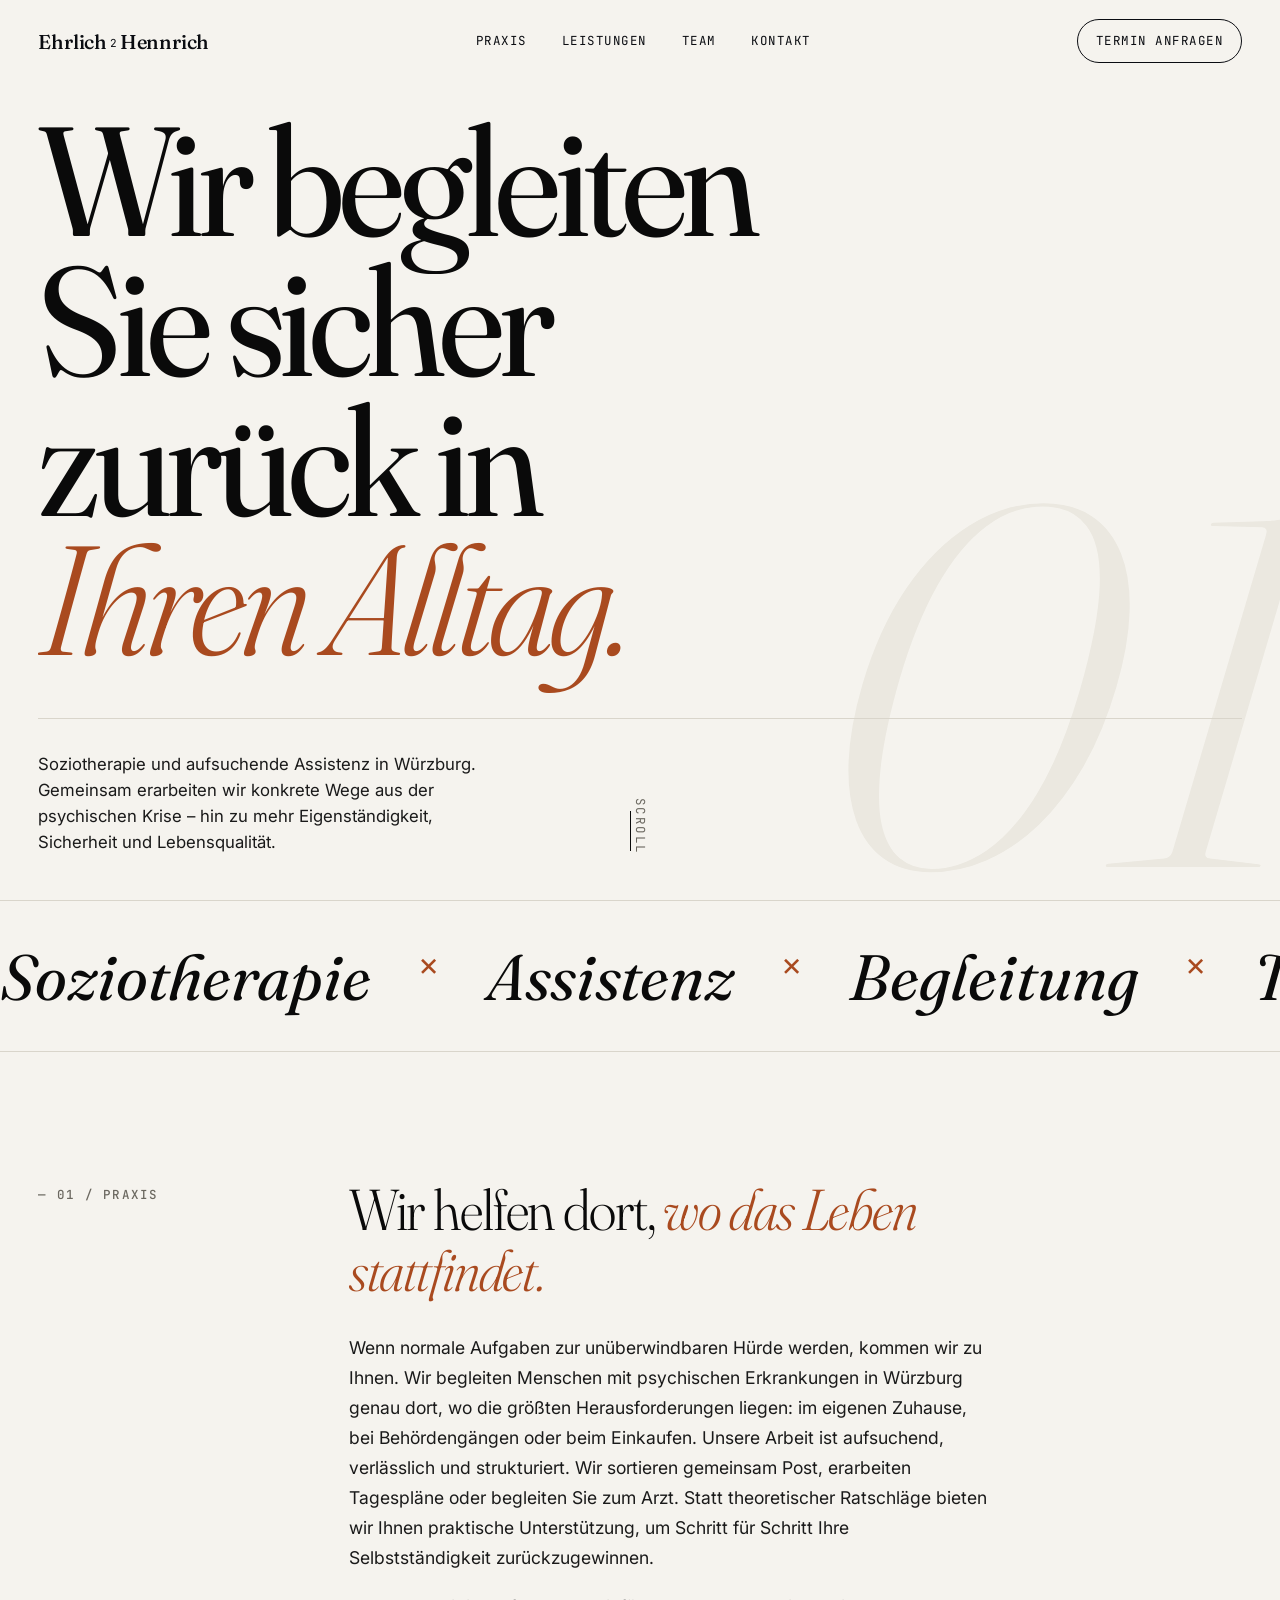
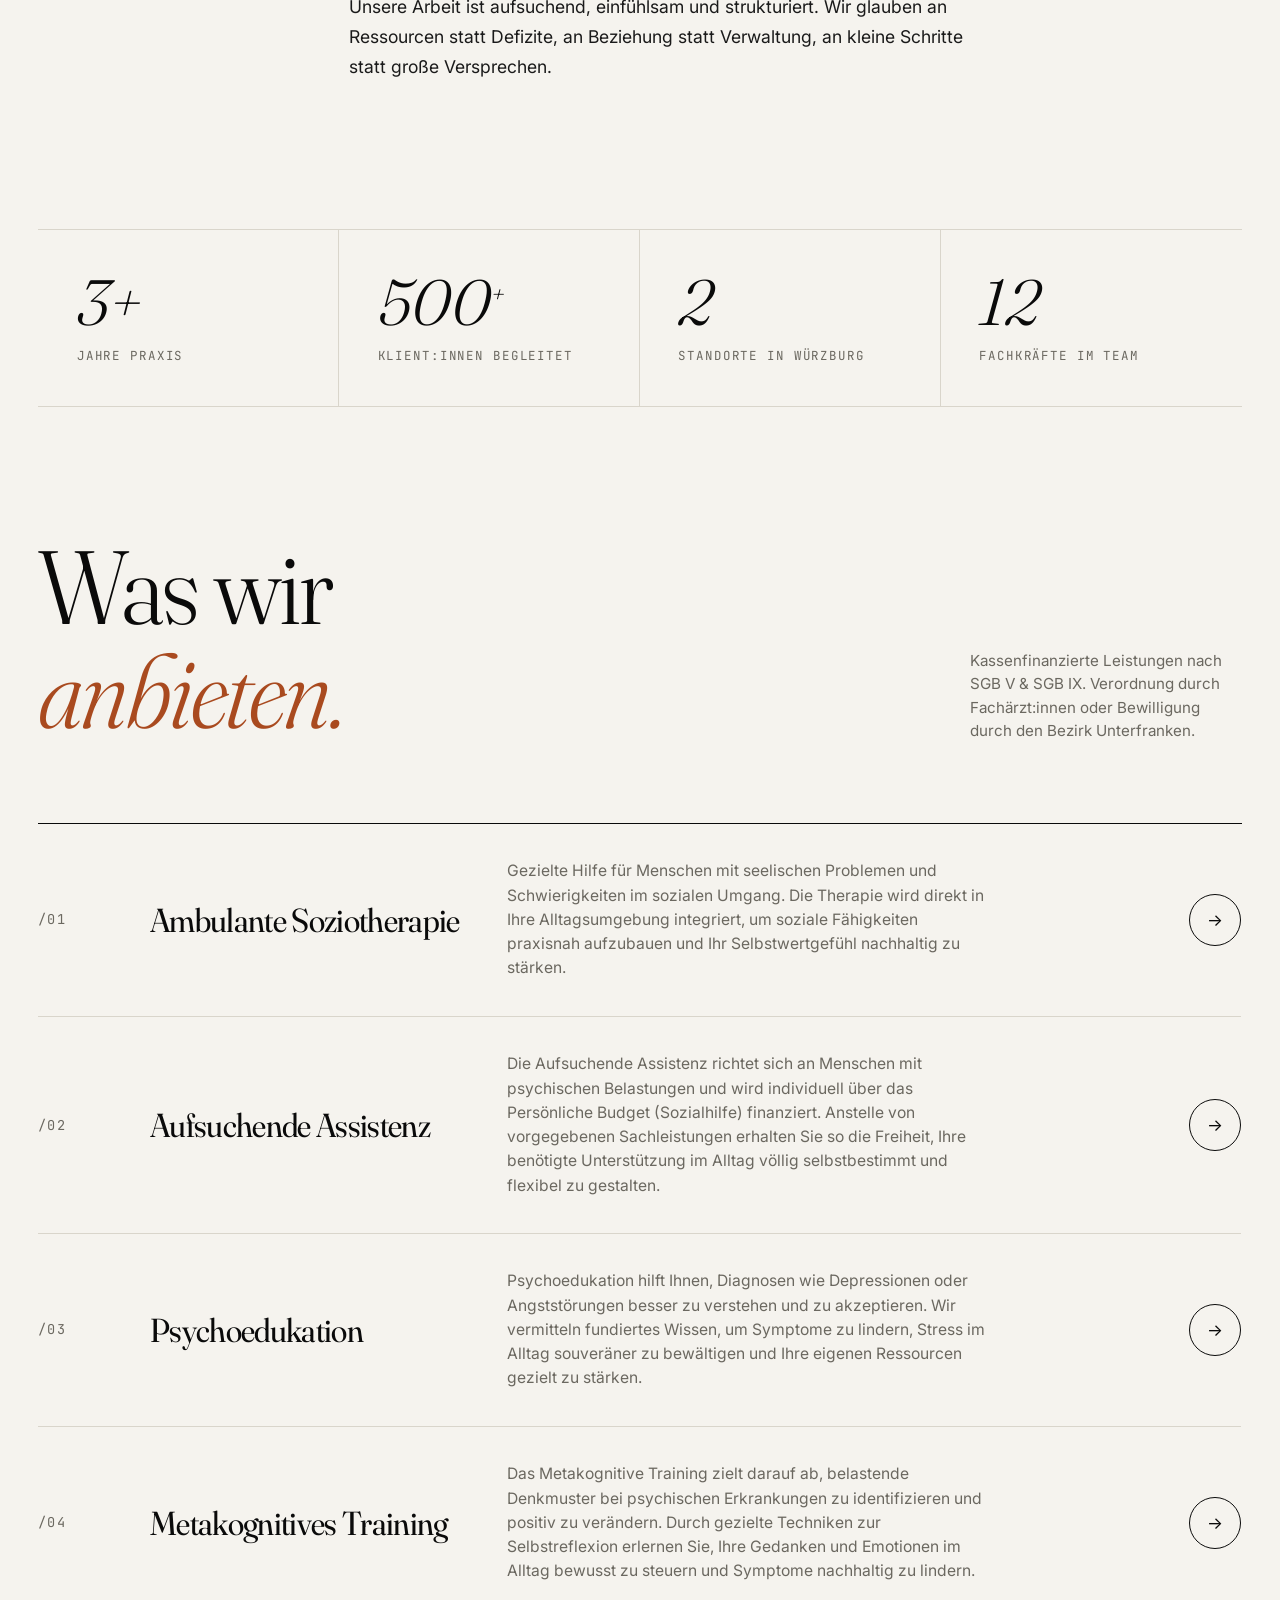
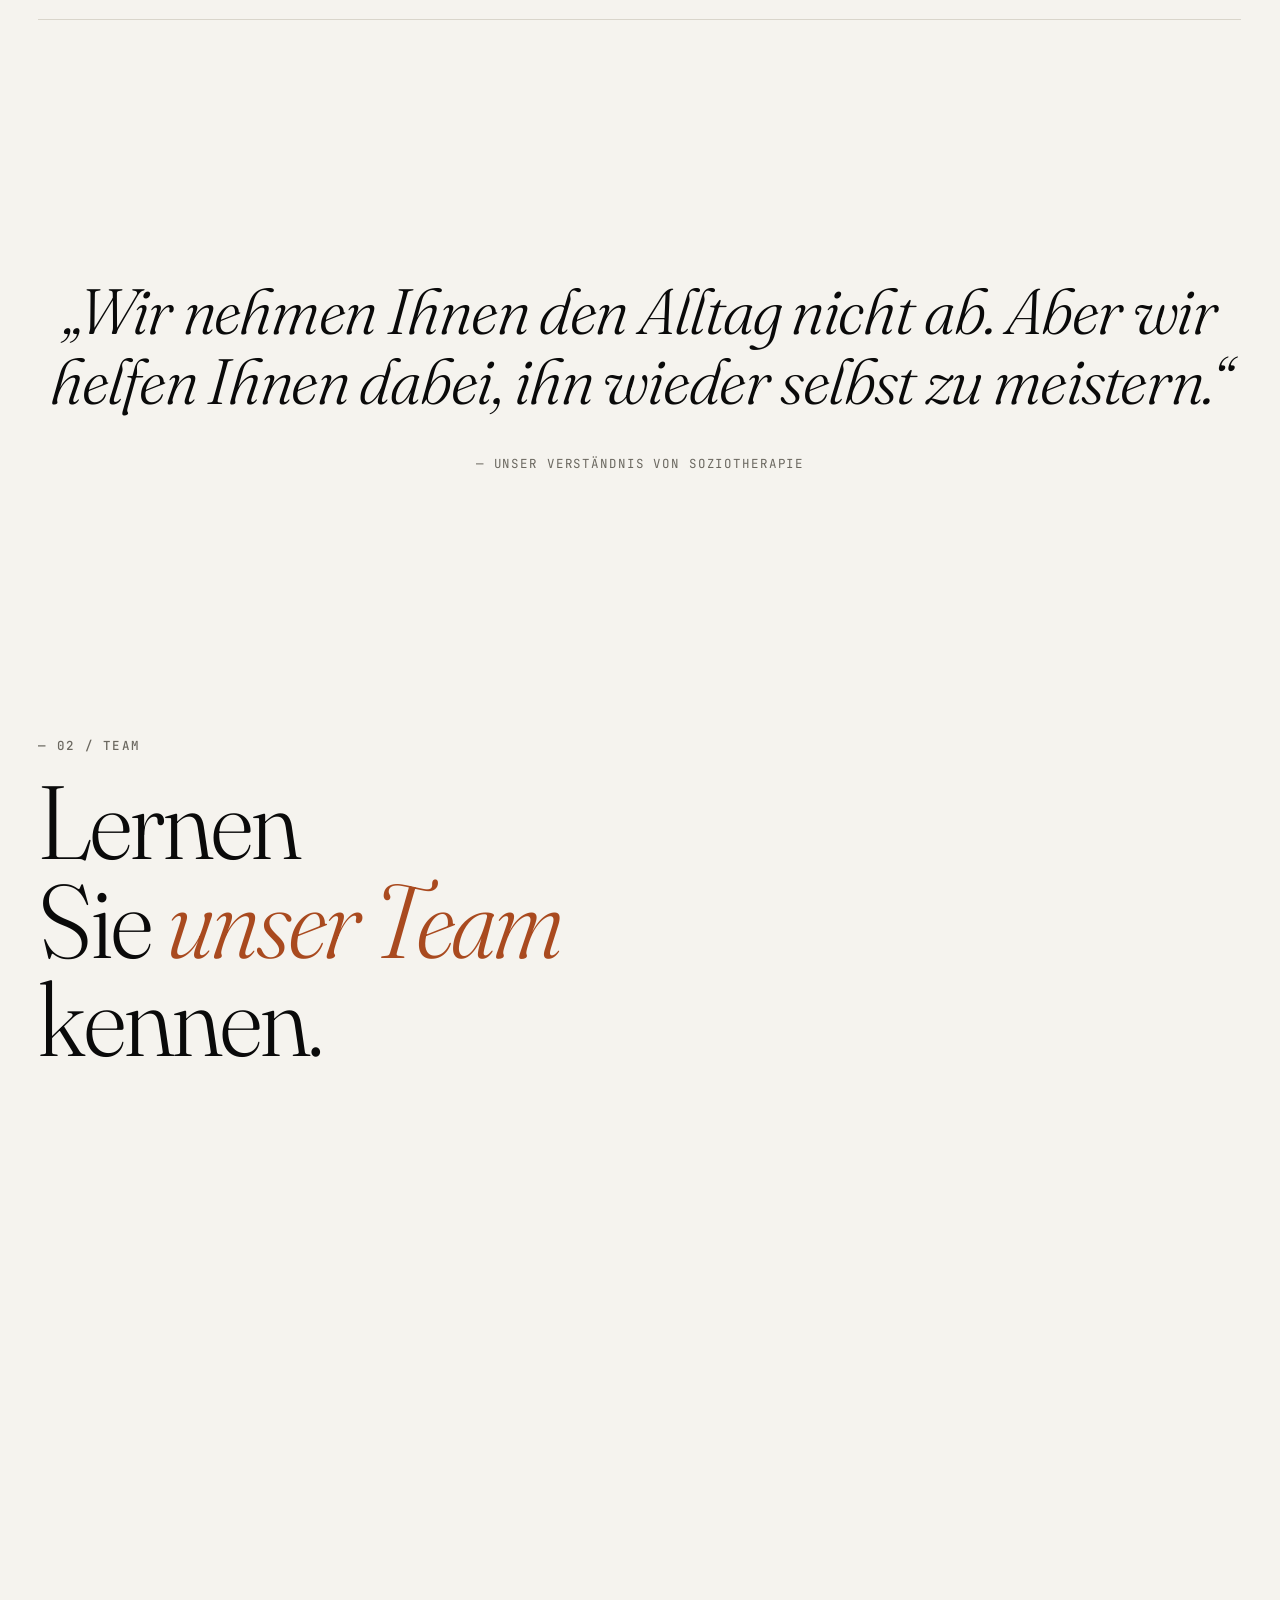
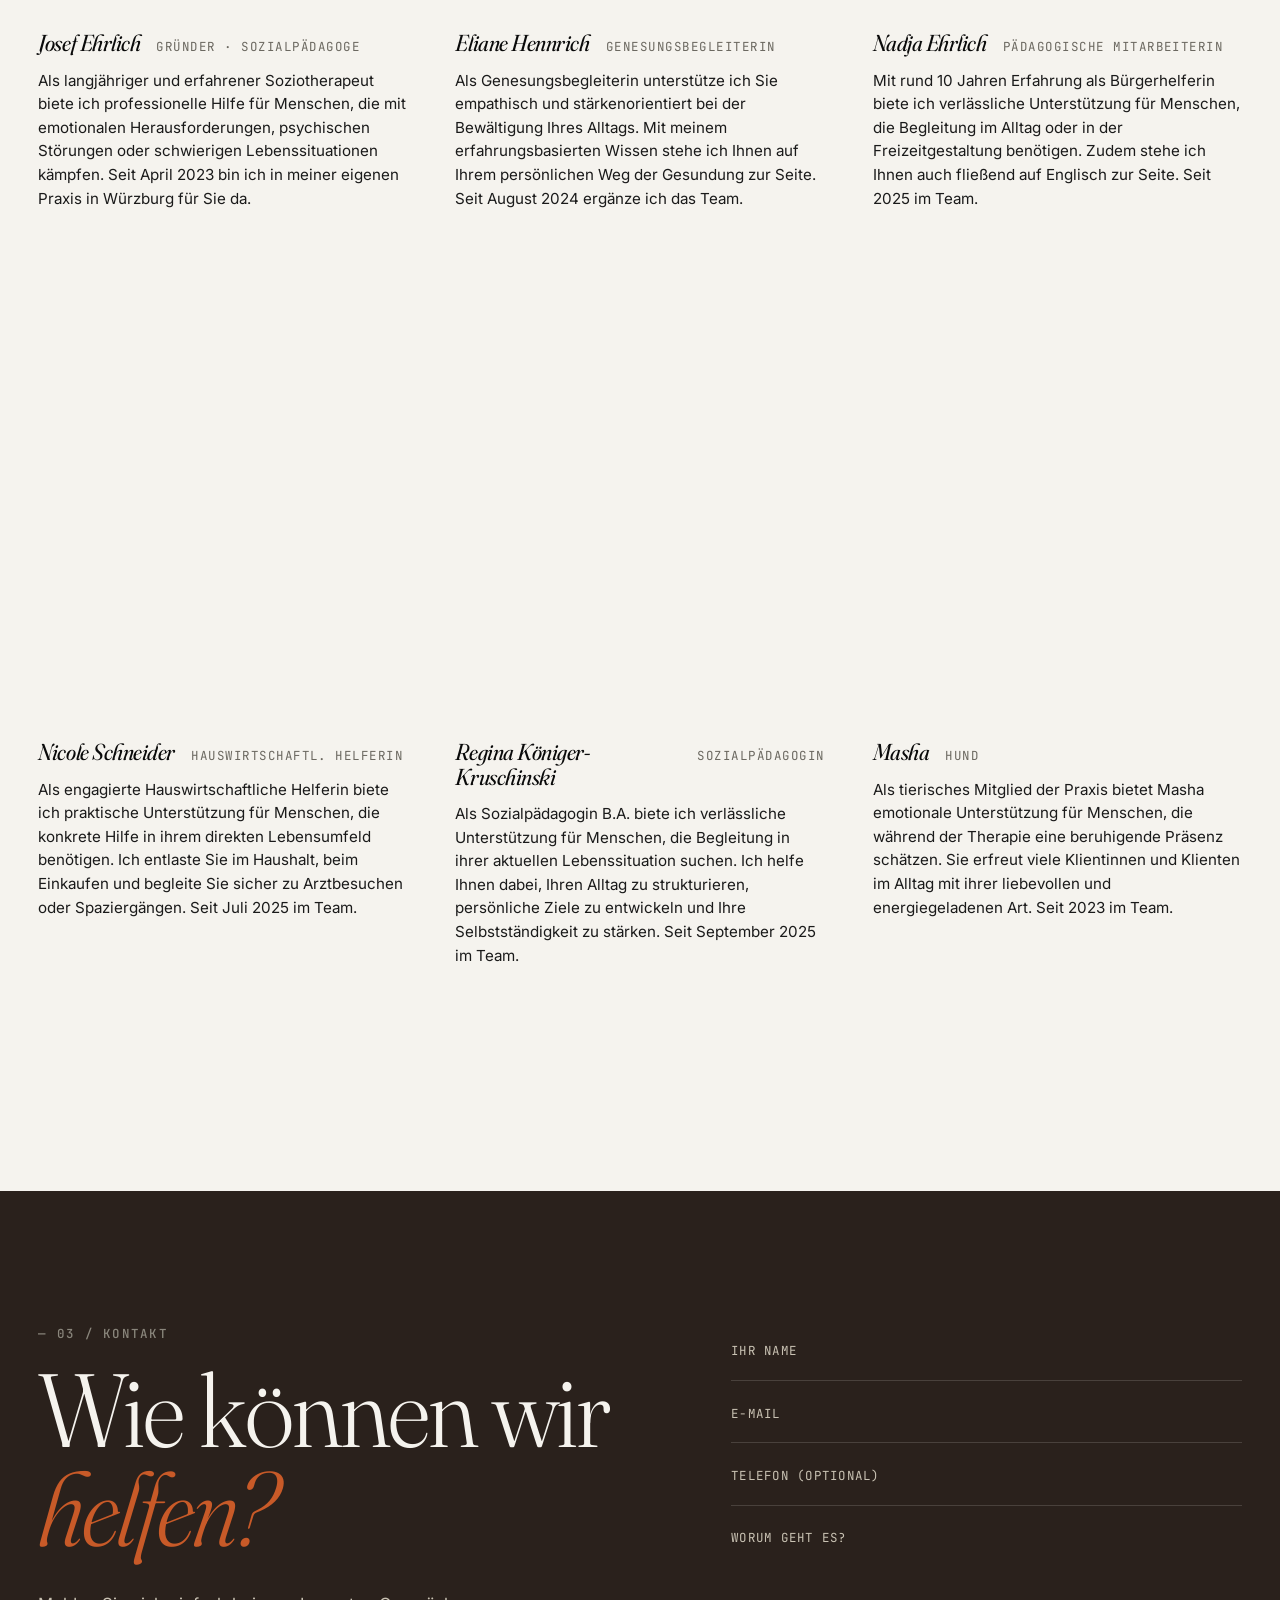
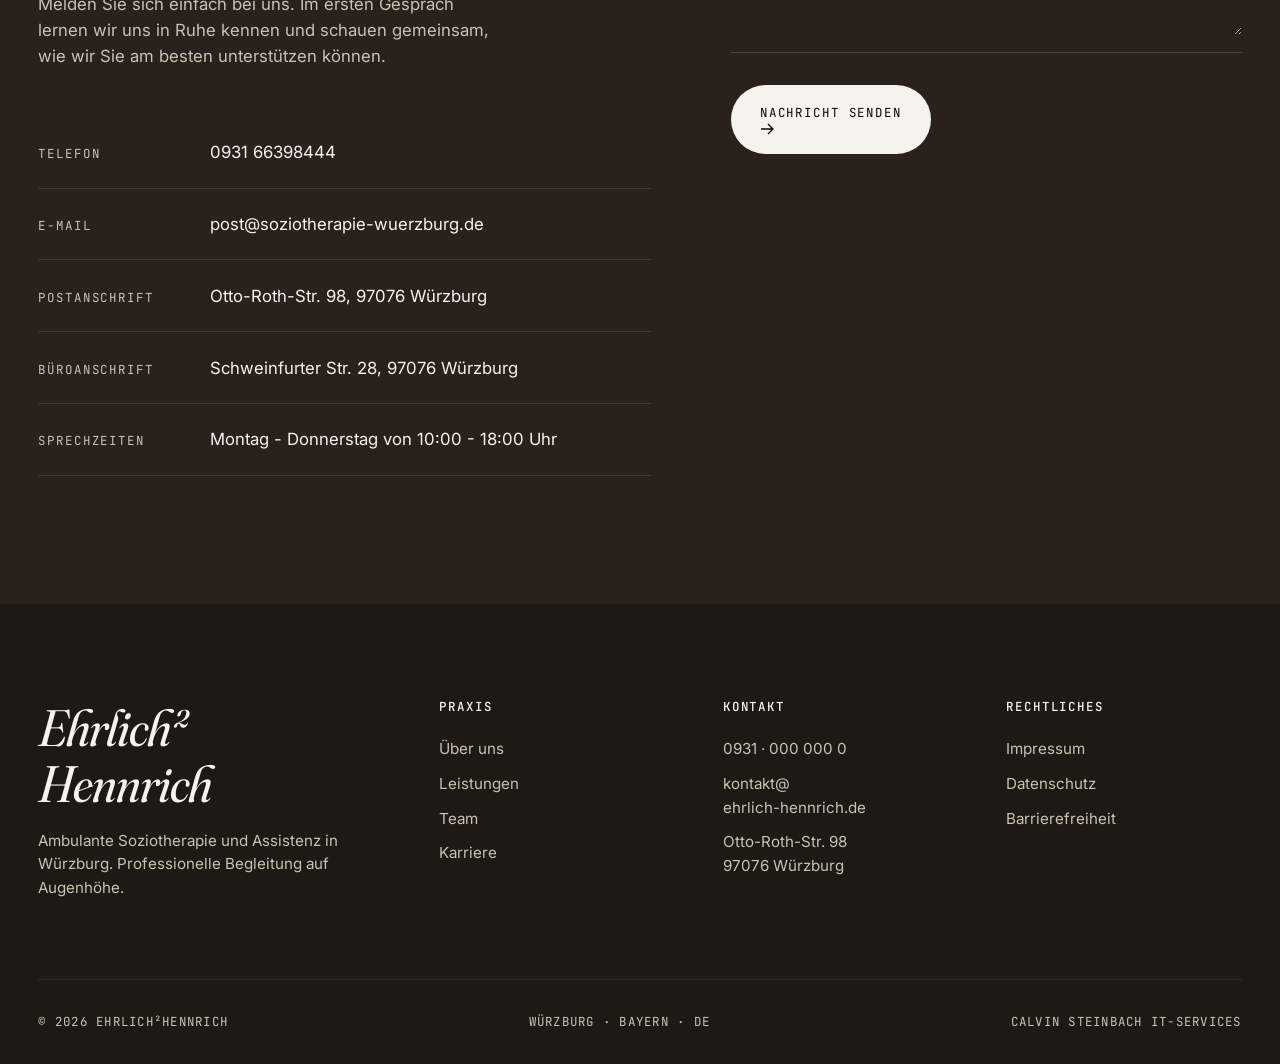
<file: index.html>
<!doctype html>
<html lang="de">

<head>
  <meta charset="UTF-8" />
  <meta name="viewport" content="width=device-width,initial-scale=1" />
  <title>Soziotherapie Würzburg</title>
  <meta name="description"
    content="Ambulante Soziotherapie und aufsuchende Assistenz in Würzburg. Einfühlsame Begleitung für Menschen mit psychischen Erkrankungen." />
  <meta name="theme-color" content="#0a0a0a" />
  <link rel="preconnect" href="https://fonts.googleapis.com" />
  <link rel="preconnect" href="https://fonts.gstatic.com" crossorigin />
  <link
    href="https://fonts.googleapis.com/css2?family=Fraunces:ital,opsz,wght@0,9..144,300;0,9..144,400;1,9..144,300;1,9..144,400&family=Inter:wght@400;500;600&family=JetBrains+Mono:wght@400;500&display=swap"
    rel="stylesheet" />
  <link rel="stylesheet" href="assets/css/main.css" />
</head>

<body>
  <!-- HEADER -->
  <header id="header">
    <nav class="nav-inner" aria-label="Hauptnavigation">
      <a href="#top" class="logo">Ehrlich<sup>2</sup>Hennrich</a>
      <ul class="nav-links" id="navLinks">
        <li><a href="#about">Praxis</a></li>
        <li><a href="#services">Leistungen</a></li>
        <li><a href="#team">Team</a></li>
        <li><a href="#contact">Kontakt</a></li>
      </ul>
      <a href="#contact" class="nav-cta magnetic">Termin anfragen</a>
      <button class="burger" id="burger" aria-label="Menü" aria-expanded="false">
        <span></span><span></span><span></span>
      </button>
    </nav>
  </header>

  <!-- HERO -->
  <section class="hero" id="top">
    <div class="hero-bg-num" aria-hidden="true">01</div>
    <div class="container">
      <div class="hero-meta">

        <p class="loc">
          Ambulante Soziotherapie &nbsp;/&nbsp; Aufsuchende Assistenz
          &nbsp;/&nbsp; Begleitung im Alltag
        </p>
      </div>

      <h1>
        <span class="reveal-line"><span>Wir begleiten</span></span>
        <span class="reveal-line"><span>Sie sicher</span></span>
        <span class="reveal-line"><span>zurück in</span></span>
        <span class="reveal-line"><span><em>Ihren Alltag.</em></span></span>
      </h1>

      <div class="hero-foot">
        <p class="lead fade-up">
          Soziotherapie und aufsuchende Assistenz in Würzburg. Gemeinsam erarbeiten wir konkrete Wege aus der
          psychischen Krise – hin zu mehr Eigenständigkeit, Sicherheit und Lebensqualität. </p>
        <span class="scroll-hint">Scroll</span>
        <div style="justify-self: end" class="fade-up">
          <a href="#contact" class="btn btn-primary magnetic">
            Erstgespräch
            <svg class="arrow" viewBox="0 0 14 14" fill="none" stroke="currentColor" stroke-width="1.3">
              <path d="M1 7h12M8 2l5 5-5 5" />
            </svg>
          </a>
        </div>
      </div>
    </div>
  </section>

  <!-- MARQUEE -->
  <div class="marquee" aria-hidden="true">
    <div class="marquee-track">
      <span>Soziotherapie <span class="sep">✕</span> Assistenz
        <span class="sep">✕</span> Begleitung
        <span class="sep">✕</span> Teilhabe <span class="sep">✕</span> Würde
        <span class="sep">✕</span></span>
      <span>Soziotherapie <span class="sep">✕</span> Assistenz
        <span class="sep">✕</span> Begleitung
        <span class="sep">✕</span> Teilhabe <span class="sep">✕</span> Würde
        <span class="sep">✕</span></span>
    </div>
  </div>

  <!-- INTRO -->
  <section id="about">
    <div class="container intro">
      <div class="eyebrow-col">
        <span class="eyebrow">— 01 / Praxis</span>
      </div>
      <div class="text-col">
        <h2 class="fade-up">
          Wir helfen dort, <em> wo das Leben stattfindet.</em>
        </h2>
        <div class="body">
          <p class="fade-up">
            Wenn normale Aufgaben zur unüberwindbaren Hürde werden, kommen wir zu Ihnen. Wir begleiten Menschen mit
            psychischen Erkrankungen in Würzburg genau dort, wo die größten Herausforderungen liegen: im eigenen
            Zuhause, bei Behördengängen oder beim Einkaufen.
            Unsere Arbeit ist aufsuchend, verlässlich und strukturiert. Wir sortieren gemeinsam Post, erarbeiten
            Tagespläne oder begleiten Sie zum Arzt. Statt theoretischer Ratschläge bieten wir Ihnen praktische
            Unterstützung, um Schritt für Schritt Ihre Selbstständigkeit zurückzugewinnen.
          </p>
          <p class="fade-up">
            Unsere Arbeit ist aufsuchend, einfühlsam und strukturiert. Wir
            glauben an Ressourcen statt Defizite, an Beziehung statt
            Verwaltung, an kleine Schritte statt große Versprechen.
          </p>
        </div>
      </div>
    </div>
  </section>

  <!-- STATS -->
  <div class="container">
    <div class="stats">
      <div class="stat fade-up">
        <div class="n">3+</div>
        <div class="l">Jahre Praxis</div>
      </div>
      <div class="stat fade-up">
        <div class="n">500<sup style="font-size: 0.4em">+</sup></div>
        <div class="l">Klient:innen begleitet</div>
      </div>
      <div class="stat fade-up">
        <div class="n">2</div>
        <div class="l">Standorte in Würzburg</div>
      </div>
      <div class="stat fade-up">
        <div class="n">12</div>
        <div class="l">Fachkräfte im Team</div>
      </div>
    </div>
  </div>

  <!-- SERVICES -->
  <section id="services">
    <div class="container">
      <div class="services-head">
        <h2 class="fade-up">
          Was wir<br /><em style="font-style: italic; color: var(--accent)">anbieten.</em>
        </h2>
        <p class="meta fade-up">
          Kassenfinanzierte Leistungen nach SGB V &amp; SGB IX. Verordnung
          durch Fachärzt:innen oder Bewilligung durch den Bezirk Unterfranken.
        </p>
      </div>

      <div class="services-list" data-stagger>
        <a href="#contact" class="service">
          <span class="num">/01</span>
          <h3>Ambulante Soziotherapie</h3>
          <p>
            Gezielte Hilfe für Menschen mit seelischen Problemen und Schwierigkeiten im sozialen Umgang. Die Therapie
            wird direkt in Ihre Alltagsumgebung integriert, um soziale Fähigkeiten praxisnah aufzubauen und Ihr
            Selbstwertgefühl nachhaltig zu stärken.
          </p>
          <span class="arrow-c">→</span>
        </a>
        <a href="#contact" class="service">
          <span class="num">/02</span>
          <h3>Aufsuchende Assistenz</h3>
          <p>
            Die Aufsuchende Assistenz richtet sich an Menschen mit psychischen Belastungen und wird individuell über das
            Persönliche Budget (Sozialhilfe) finanziert. Anstelle von vorgegebenen Sachleistungen erhalten Sie so die
            Freiheit, Ihre benötigte Unterstützung im Alltag völlig selbstbestimmt und flexibel zu gestalten.
          </p>
          <span class="arrow-c">→</span>
        </a>
        <a href="#contact" class="service">
          <span class="num">/03</span>
          <h3>Psychoedukation</h3>
          <p>
            Psychoedukation hilft Ihnen, Diagnosen wie Depressionen oder Angststörungen besser zu verstehen und zu
            akzeptieren. Wir vermitteln fundiertes Wissen, um Symptome zu lindern, Stress im Alltag souveräner zu
            bewältigen und Ihre eigenen Ressourcen gezielt zu stärken.
          </p>
          <span class="arrow-c">→</span>
        </a>
        <a href="#contact" class="service">
          <span class="num">/04</span>
          <h3>Metakognitives Training</h3>
          <p>
            Das Metakognitive Training zielt darauf ab, belastende Denkmuster bei psychischen Erkrankungen zu
            identifizieren und positiv zu verändern. Durch gezielte Techniken zur Selbstreflexion erlernen Sie, Ihre
            Gedanken und Emotionen im Alltag bewusst zu steuern und Symptome nachhaltig zu lindern.
          </p>
          <span class="arrow-c">→</span>
        </a>
      </div>
    </div>
  </section>


  <!-- QUOTE -->
  <section>
    <div class="container">
      <div class="quote fade-up">
        <p>
          „Wir nehmen Ihnen den Alltag nicht ab. Aber wir helfen Ihnen dabei, ihn wieder selbst zu meistern.“
        </p>
        <span class="by">— Unser Verständnis von Soziotherapie</span>
      </div>
    </div>
  </section>

  <!-- TEAM -->
  <section id="team">
    <div class="container">
      <div class="team-head">
        <span class="eyebrow">— 02 / Team</span>
        <h2 class="fade-up" style="margin-top: 1rem">
          Lernen<br />Sie <em>unser Team</em><br />kennen.
        </h2>
      </div>

      <div class="team-grid">
        <article class="member">
          <div class="media is-4x5 mask-in">
            <div class="ph">Portrait · Josef Ehrlich</div>
          </div>
          <div class="info">
            <h3>Josef Ehrlich</h3>
            <span class="role">Gründer · Sozialpädagoge</span>
          </div>
          <p class="bio">
            Als langjähriger und erfahrener Soziotherapeut biete ich professionelle Hilfe für Menschen, die mit
            emotionalen Herausforderungen, psychischen Störungen oder schwierigen Lebenssituationen kämpfen. Seit April
            2023 bin ich in meiner eigenen Praxis in Würzburg für Sie da.
          </p>
        </article>

        <article class="member">
          <div class="media is-4x5 mask-in">
            <div class="ph">Portrait · Eliane Hennrich</div>
          </div>
          <div class="info">
            <h3>Eliane Hennrich</h3>
            <span class="role">Genesungsbegleiterin</span>
          </div>
          <p class="bio">
            Als Genesungsbegleiterin unterstütze ich Sie empathisch und stärkenorientiert bei der Bewältigung Ihres
            Alltags. Mit meinem erfahrungsbasierten Wissen stehe ich Ihnen auf Ihrem persönlichen Weg der Gesundung zur
            Seite. Seit August 2024 ergänze ich das Team.
          </p>
        </article>

        <article class="member">
          <div class="media is-4x5 mask-in">
            <div class="ph">Portrait · Nadja Ehrlich</div>
          </div>
          <div class="info">
            <h3>Nadja Ehrlich</h3>
            <span class="role">Pädagogische Mitarbeiterin</span>
          </div>
          <p class="bio">
            Mit rund 10 Jahren Erfahrung als Bürgerhelferin biete ich verlässliche Unterstützung für Menschen, die
            Begleitung im Alltag oder in der Freizeitgestaltung benötigen. Zudem stehe ich Ihnen auch fließend auf
            Englisch zur Seite. Seit 2025 im Team.
          </p>
        </article>

        <article class="member">
          <div class="media is-4x5 mask-in">
            <div class="ph">Portrait · Nicole Schneider</div>
          </div>
          <div class="info">
            <h3>Nicole Schneider</h3>
            <span class="role">Hauswirtschaftl. Helferin</span>
          </div>
          <p class="bio">
            Als engagierte Hauswirtschaftliche Helferin biete ich praktische Unterstützung für Menschen, die konkrete
            Hilfe in ihrem
            direkten Lebensumfeld benötigen. Ich entlaste Sie im Haushalt, beim Einkaufen und begleite Sie sicher zu
            Arztbesuchen oder Spaziergängen. Seit Juli 2025 im Team.
          </p>
        </article>

        <article class="member">
          <div class="media is-4x5 mask-in">
            <div class="ph">Portrait · Regina K.-K.</div>
          </div>
          <div class="info">
            <h3>Regina Königer-Kruschinski</h3>
            <span class="role">Sozialpädagogin</span>
          </div>
          <p class="bio">
            Als Sozialpädagogin B.A. biete ich verlässliche Unterstützung für Menschen, die Begleitung in ihrer
            aktuellen Lebenssituation suchen. Ich helfe Ihnen dabei, Ihren Alltag zu strukturieren, persönliche Ziele zu
            entwickeln und Ihre Selbstständigkeit zu stärken. Seit September 2025 im Team.
          </p>
        </article>

        <article class="member">
          <div class="media is-4x5 mask-in">
            <div class="ph">🐾 Masha</div>
          </div>
          <div class="info">
            <h3>Masha</h3>
            <span class="role">Hund</span>
          </div>
          <p class="bio">
            Als tierisches Mitglied der Praxis bietet Masha emotionale Unterstützung für Menschen, die während der
            Therapie eine beruhigende Präsenz schätzen. Sie erfreut viele Klientinnen und Klienten im Alltag mit ihrer
            liebevollen und energiegeladenen Art. Seit 2023 im Team. </p>
        </article>
      </div>
  </section>

  <!-- CONTACT -->
  <section class="contact" id="contact">
    <div class="container">
      <div>
        <span class="eyebrow" style="color: #8a867c">— 03 / Kontakt</span>
        <h2 style="margin-top: 1rem">
          Wie können wir<br /><em>helfen?</em>
        </h2>
        <p class="lead">
          Melden Sie sich einfach bei uns. Im ersten Gespräch lernen wir uns in Ruhe kennen und schauen gemeinsam, wie
          wir Sie am besten unterstützen können.
        </p>

        <ul class="contact-info">
          <li>
            <span class="k">Telefon</span><a class="v" href="tel:+4993166398444">0931 66398444</a>
          </li>
          <li>
            <span class="k">E-Mail</span><a class="v"
              href="mailto:kontakt@ehrlich-hennrich.de">post@soziotherapie-wuerzburg.de</a>
          </li>
          <li>
            <span class="k">Postanschrift</span><span class="v">Otto-Roth-Str. 98, 97076 Würzburg</span>
          </li>
          <li>
            <span class="k">Büroanschrift</span>
            <span class="v">Schweinfurter Str. 28, 97076 Würzburg</span>
          </li>
          <li>
            <span class="k">Sprechzeiten</span><span class="v">Montag - Donnerstag von 10:00 - 18:00 Uhr </span>
          </li>
        </ul>
      </div>

      <form id="contactForm" novalidate>
        <div class="field">
          <label for="n">Ihr Name</label><input id="n" type="text" required />
        </div>
        <div class="field">
          <label for="e">E-Mail</label><input id="e" type="email" required />
        </div>
        <div class="field">
          <label for="t">Telefon (optional)</label><input id="t" type="tel" />
        </div>
        <div class="field">
          <label for="m">Worum geht es?</label><textarea id="m" rows="4" required></textarea>
        </div>
        <button type="submit" class="btn btn-primary magnetic">
          Nachricht senden
          <svg class="arrow" viewBox="0 0 14 14" fill="none" stroke="currentColor" stroke-width="1.3">
            <path d="M1 7h12M8 2l5 5-5 5" />
          </svg>
        </button>
      </form>
    </div>
  </section>
  <footer>
    <div class="footer-grid">
      <div class="footer-brand">
        <h3>Ehrlich²<br />Hennrich</h3>
        <p>
          Ambulante Soziotherapie und Assistenz in Würzburg. Professionelle Begleitung auf Augenhöhe.
        </p>
      </div>

      <div>
        <h4>Praxis</h4>
        <ul>
          <li><a href="#about">Über uns</a></li>
          <li><a href="#services">Leistungen</a></li>
          <li><a href="#team">Team</a></li>
          <li><a href="pages/karriere.html">Karriere</a></li>
        </ul>
      </div>

      <div>
        <h4>Kontakt</h4>
        <ul>
          <li><a href="tel:+4993100000000">0931 · 000 000 0</a></li>
          <li>
            <a href="mailto:kontakt@ehrlich-hennrich.de">kontakt@<br />ehrlich-hennrich.de</a>
          </li>
          <li>Otto-Roth-Str. 98<br />97076 Würzburg</li>
        </ul>
      </div>

      <div>
        <h4>Rechtliches</h4>
        <ul>
          <li><a href="pages/impressum.html">Impressum</a></li>
          <li><a href="pages/datenschutz.html">Datenschutz</a></li>
          <li><a href="#">Barrierefreiheit</a></li>
        </ul>
      </div>
    </div>

    <div class="footer-bottom">
      <span>© 2026 Ehrlich²Hennrich</span>
      <span>Würzburg · Bayern · DE</span>
      <span>Calvin Steinbach IT-Services</span>
    </div>
  </footer>

  <script type="module" src="assets/js/main.js"></script>
</body>

</html>
</file>
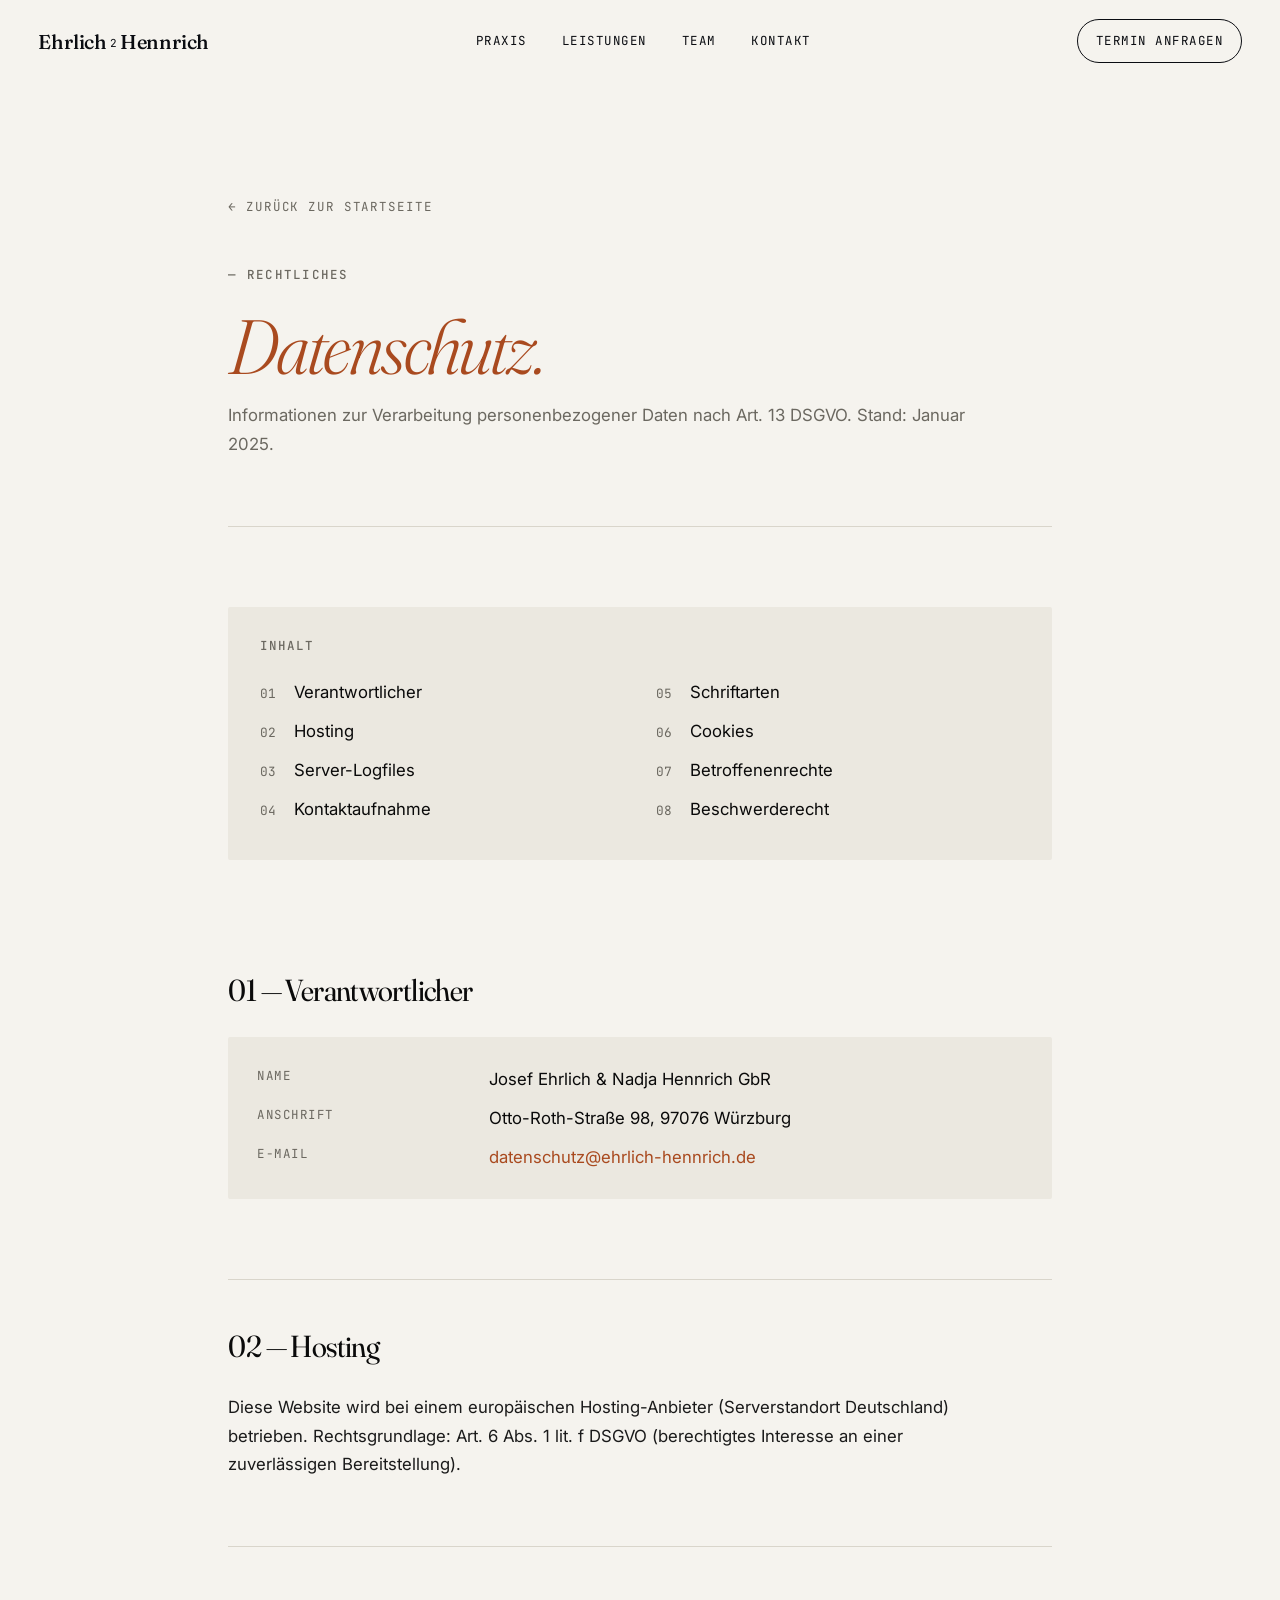
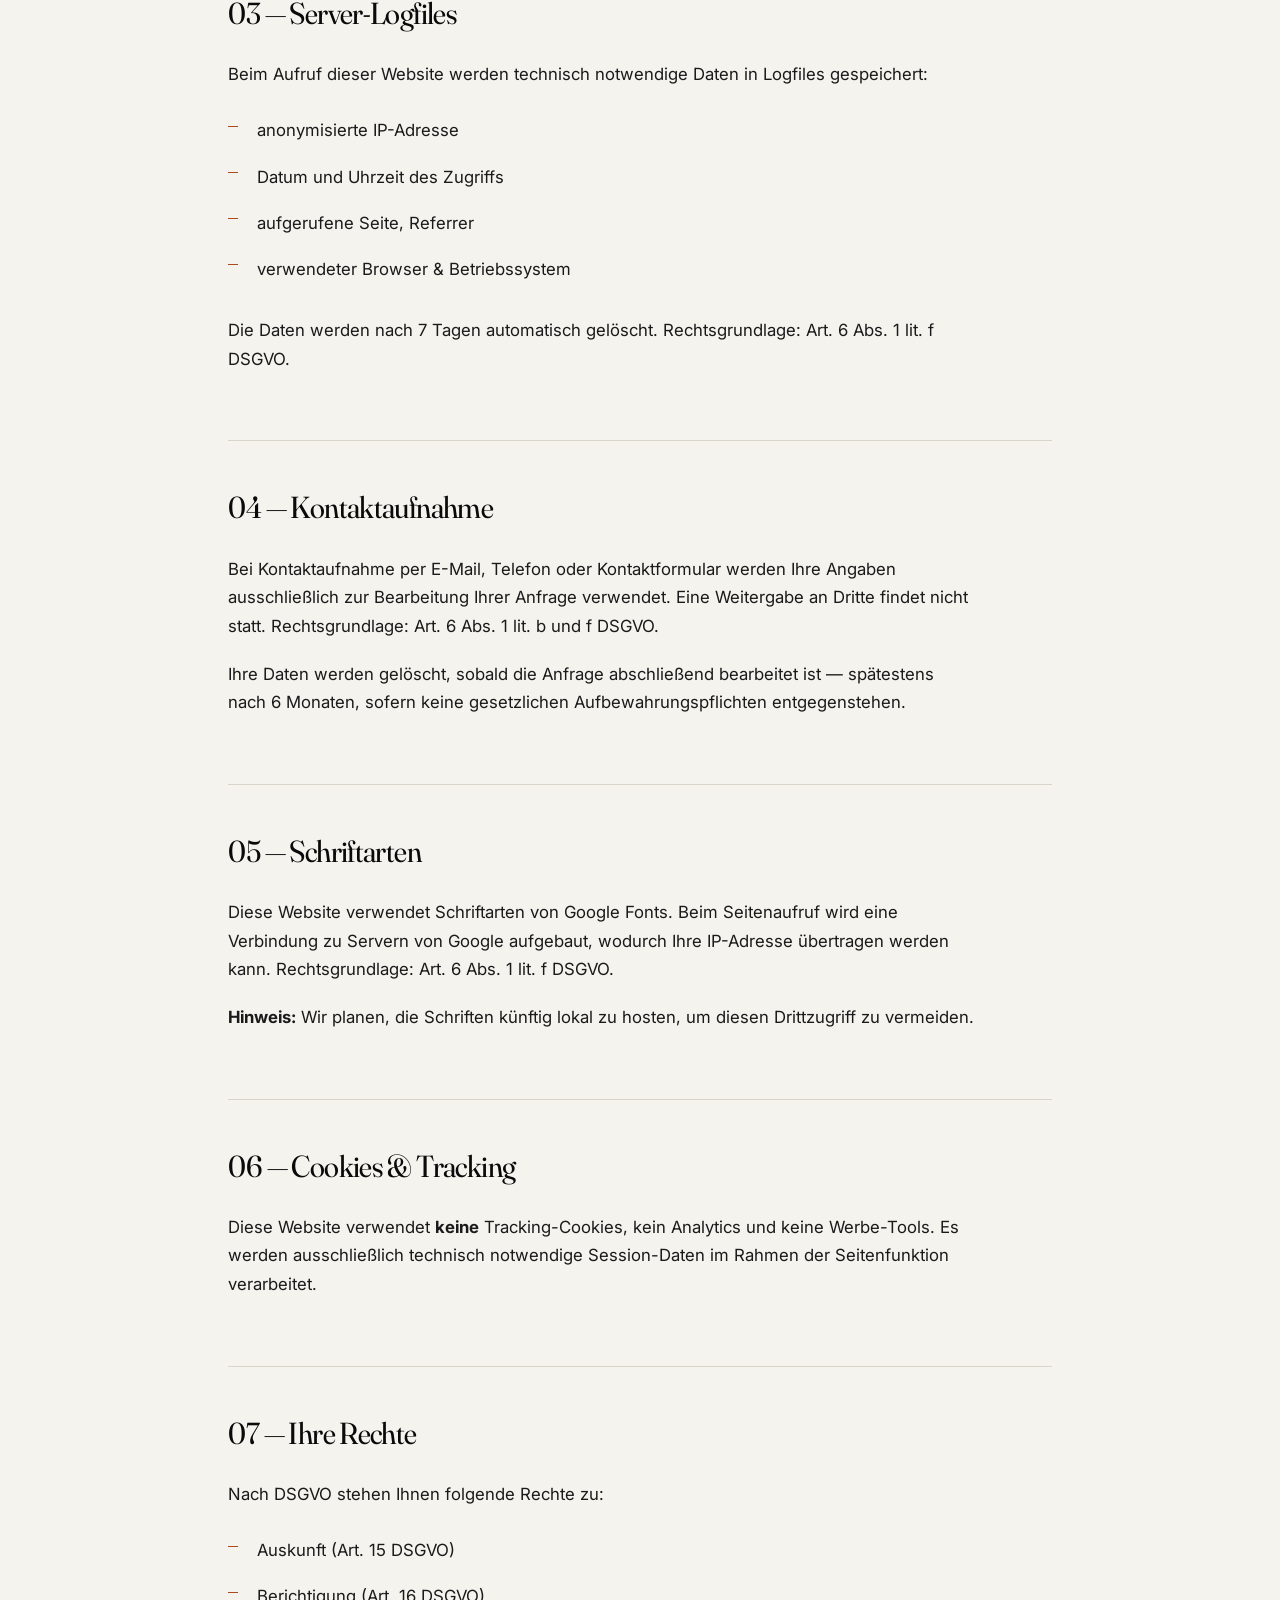
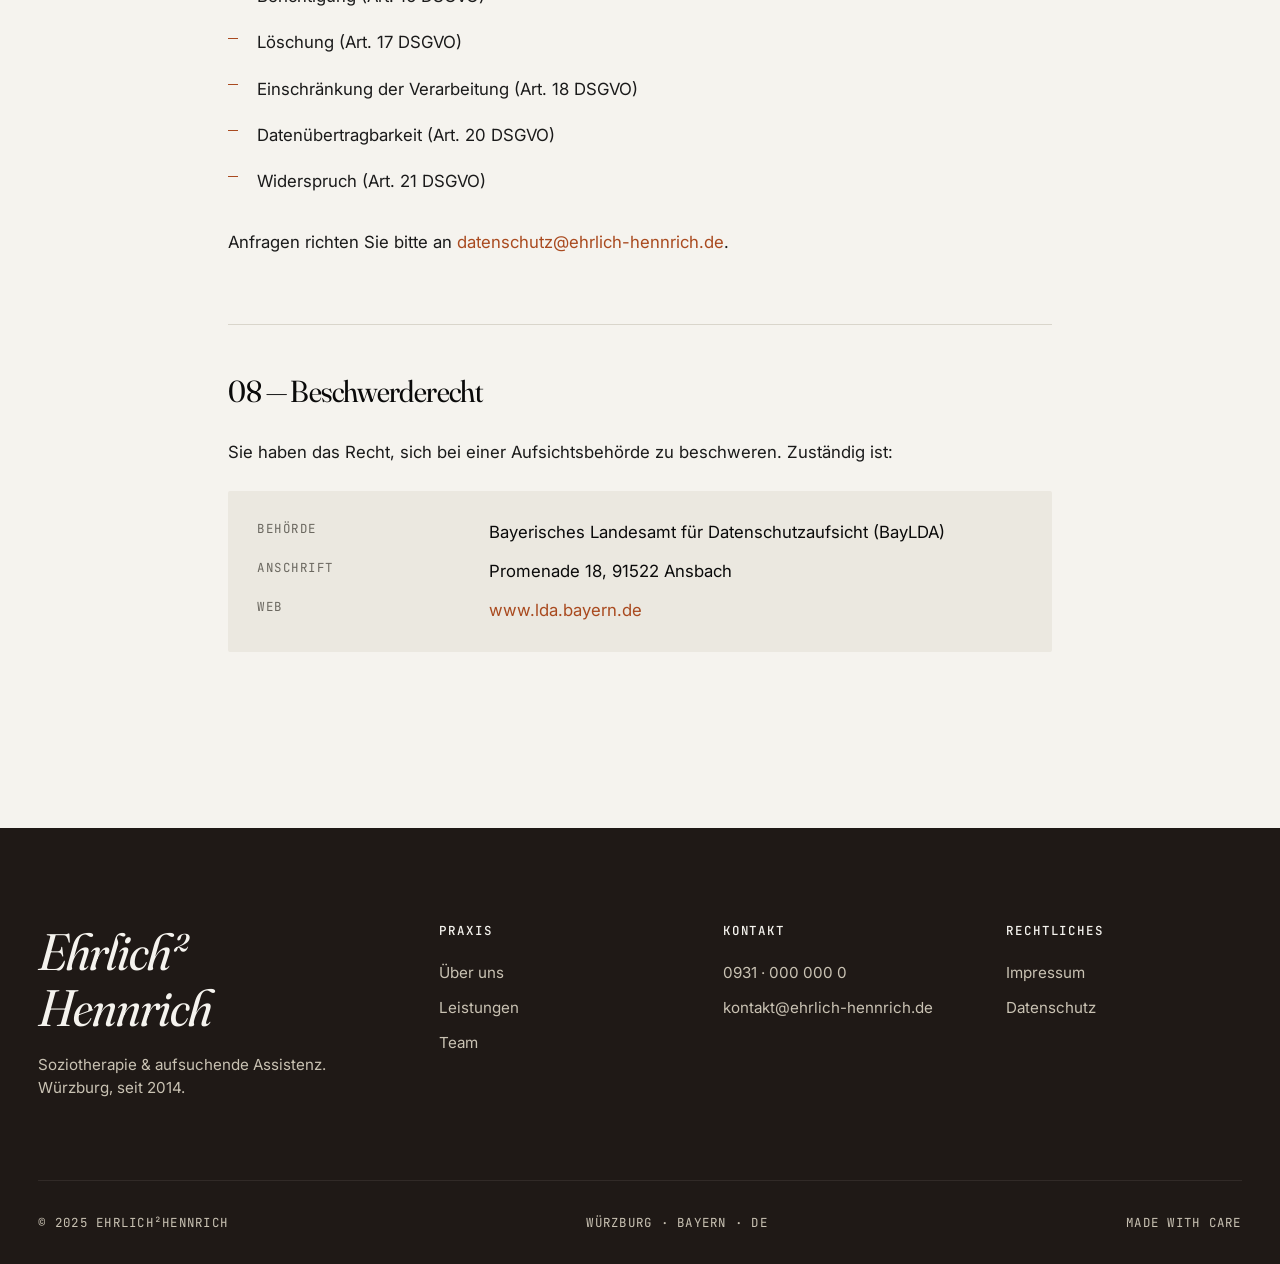
<file: pages/datenschutz.html>
<!doctype html>
<html lang="de">
  <head>
    <meta charset="UTF-8" />
    <meta name="viewport" content="width=device-width,initial-scale=1" />
    <title>Datenschutz — Ehrlich²Hennrich Soziotherapie Würzburg</title>
    <meta
      name="description"
      content="Datenschutzerklärung gemäß DSGVO — Soziotherapie-Praxis Ehrlich²Hennrich Würzburg."
    />
    <meta name="robots" content="index,follow" />
    <meta name="theme-color" content="#0a0a0a" />
    <link rel="preconnect" href="https://fonts.googleapis.com" />
    <link rel="preconnect" href="https://fonts.gstatic.com" crossorigin />
    <link
      href="https://fonts.googleapis.com/css2?family=Fraunces:ital,opsz,wght@0,9..144,300;0,9..144,400;1,9..144,300;1,9..144,400&family=Inter:wght@400;500;600&family=JetBrains+Mono:wght@400;500&display=swap"
      rel="stylesheet"
    />
    <link rel="stylesheet" href="../assets/css/main.css" />
  </head>
  <body>
    <header id="header">
      <nav class="nav-inner" aria-label="Hauptnavigation">
        <a href="../index.html" class="logo">Ehrlich<sup>2</sup>Hennrich</a>
        <ul class="nav-links" id="navLinks">
          <li><a href="../index.html#about">Praxis</a></li>
          <li><a href="../index.html#services">Leistungen</a></li>
          <li><a href="../index.html#team">Team</a></li>
          <li><a href="../index.html#contact">Kontakt</a></li>
        </ul>
        <a href="../index.html#contact" class="nav-cta magnetic"
          >Termin anfragen</a
        >
        <button
          class="burger"
          id="burger"
          aria-label="Menü"
          aria-expanded="false"
        >
          <span></span><span></span><span></span>
        </button>
      </nav>
    </header>

    <main class="legal">
      <a href="../index.html" class="back">← Zurück zur Startseite</a>

      <header>
        <span class="eyebrow">— Rechtliches</span>
        <h1><em>Datenschutz.</em></h1>
        <p>
          Informationen zur Verarbeitung personenbezogener Daten nach Art. 13
          DSGVO. Stand: Januar 2025.
        </p>
      </header>

      <nav class="toc" aria-label="Inhaltsverzeichnis">
        <h4>Inhalt</h4>
        <ol>
          <li><a href="#verantwortlich">Verantwortlicher</a></li>
          <li><a href="#hosting">Hosting</a></li>
          <li><a href="#zugriff">Server-Logfiles</a></li>
          <li><a href="#kontakt">Kontaktaufnahme</a></li>
          <li><a href="#fonts">Schriftarten</a></li>
          <li><a href="#cookies">Cookies</a></li>
          <li><a href="#rechte">Betroffenenrechte</a></li>
          <li><a href="#beschwerde">Beschwerderecht</a></li>
        </ol>
      </nav>

      <section id="verantwortlich">
        <h2>01 — Verantwortlicher</h2>
        <dl>
          <dt>Name</dt>
          <dd>Josef Ehrlich &amp; Nadja Hennrich GbR</dd>
          <dt>Anschrift</dt>
          <dd>Otto-Roth-Straße 98, 97076 Würzburg</dd>
          <dt>E-Mail</dt>
          <dd>
            <a href="mailto:datenschutz@ehrlich-hennrich.de"
              >datenschutz@ehrlich-hennrich.de</a
            >
          </dd>
        </dl>
      </section>

      <section id="hosting">
        <h2>02 — Hosting</h2>
        <p>
          Diese Website wird bei einem europäischen Hosting-Anbieter
          (Serverstandort Deutschland) betrieben. Rechtsgrundlage: Art. 6 Abs. 1
          lit. f DSGVO (berechtigtes Interesse an einer zuverlässigen
          Bereitstellung).
        </p>
      </section>

      <section id="zugriff">
        <h2>03 — Server-Logfiles</h2>
        <p>
          Beim Aufruf dieser Website werden technisch notwendige Daten in
          Logfiles gespeichert:
        </p>
        <ul class="bullets">
          <li>anonymisierte IP-Adresse</li>
          <li>Datum und Uhrzeit des Zugriffs</li>
          <li>aufgerufene Seite, Referrer</li>
          <li>verwendeter Browser &amp; Betriebssystem</li>
        </ul>
        <p>
          Die Daten werden nach 7 Tagen automatisch gelöscht. Rechtsgrundlage:
          Art. 6 Abs. 1 lit. f DSGVO.
        </p>
      </section>

      <section id="kontakt">
        <h2>04 — Kontaktaufnahme</h2>
        <p>
          Bei Kontaktaufnahme per E-Mail, Telefon oder Kontaktformular werden
          Ihre Angaben ausschließlich zur Bearbeitung Ihrer Anfrage verwendet.
          Eine Weitergabe an Dritte findet nicht statt. Rechtsgrundlage: Art. 6
          Abs. 1 lit. b und f DSGVO.
        </p>
        <p>
          Ihre Daten werden gelöscht, sobald die Anfrage abschließend bearbeitet
          ist — spätestens nach 6 Monaten, sofern keine gesetzlichen
          Aufbewahrungspflichten entgegenstehen.
        </p>
      </section>

      <section id="fonts">
        <h2>05 — Schriftarten</h2>
        <p>
          Diese Website verwendet Schriftarten von Google Fonts. Beim
          Seitenaufruf wird eine Verbindung zu Servern von Google aufgebaut,
          wodurch Ihre IP-Adresse übertragen werden kann. Rechtsgrundlage: Art.
          6 Abs. 1 lit. f DSGVO.
        </p>
        <p>
          <strong>Hinweis:</strong> Wir planen, die Schriften künftig lokal zu
          hosten, um diesen Drittzugriff zu vermeiden.
        </p>
      </section>

      <section id="cookies">
        <h2>06 — Cookies &amp; Tracking</h2>
        <p>
          Diese Website verwendet <strong>keine</strong> Tracking-Cookies, kein
          Analytics und keine Werbe-Tools. Es werden ausschließlich technisch
          notwendige Session-Daten im Rahmen der Seitenfunktion verarbeitet.
        </p>
      </section>

      <section id="rechte">
        <h2>07 — Ihre Rechte</h2>
        <p>Nach DSGVO stehen Ihnen folgende Rechte zu:</p>
        <ul class="bullets">
          <li>Auskunft (Art. 15 DSGVO)</li>
          <li>Berichtigung (Art. 16 DSGVO)</li>
          <li>Löschung (Art. 17 DSGVO)</li>
          <li>Einschränkung der Verarbeitung (Art. 18 DSGVO)</li>
          <li>Datenübertragbarkeit (Art. 20 DSGVO)</li>
          <li>Widerspruch (Art. 21 DSGVO)</li>
        </ul>
        <p>
          Anfragen richten Sie bitte an
          <a href="mailto:datenschutz@ehrlich-hennrich.de"
            >datenschutz@ehrlich-hennrich.de</a
          >.
        </p>
      </section>

      <section id="beschwerde">
        <h2>08 — Beschwerderecht</h2>
        <p>
          Sie haben das Recht, sich bei einer Aufsichtsbehörde zu beschweren.
          Zuständig ist:
        </p>
        <dl>
          <dt>Behörde</dt>
          <dd>Bayerisches Landesamt für Datenschutzaufsicht (BayLDA)</dd>
          <dt>Anschrift</dt>
          <dd>Promenade 18, 91522 Ansbach</dd>
          <dt>Web</dt>
          <dd>
            <a href="https://www.lda.bayern.de" target="_blank" rel="noopener"
              >www.lda.bayern.de</a
            >
          </dd>
        </dl>
      </section>
    </main>

    <footer>
      <div class="footer-grid">
        <div class="footer-brand">
          <h3>Ehrlich²<br />Hennrich</h3>
          <p>Soziotherapie &amp; aufsuchende Assistenz. Würzburg, seit 2014.</p>
        </div>
        <div>
          <h4>Praxis</h4>
          <ul>
            <li><a href="../index.html#about">Über uns</a></li>
            <li><a href="../index.html#services">Leistungen</a></li>
            <li><a href="../index.html#team">Team</a></li>
          </ul>
        </div>
        <div>
          <h4>Kontakt</h4>
          <ul>
            <li><a href="tel:+4993100000000">0931 · 000 000 0</a></li>
            <li>
              <a href="mailto:kontakt@ehrlich-hennrich.de"
                >kontakt@ehrlich-hennrich.de</a
              >
            </li>
          </ul>
        </div>
        <div>
          <h4>Rechtliches</h4>
          <ul>
            <li><a href="impressum.html">Impressum</a></li>
            <li><a href="datenschutz.html">Datenschutz</a></li>
          </ul>
        </div>
      </div>
      <div class="footer-bottom">
        <span>© 2025 Ehrlich²Hennrich</span>
        <span>Würzburg · Bayern · DE</span>
        <span>Made with care</span>
      </div>
    </footer>

    <script type="module" src="../assets/js/main.js"></script>
  </body>
</html>
</file>
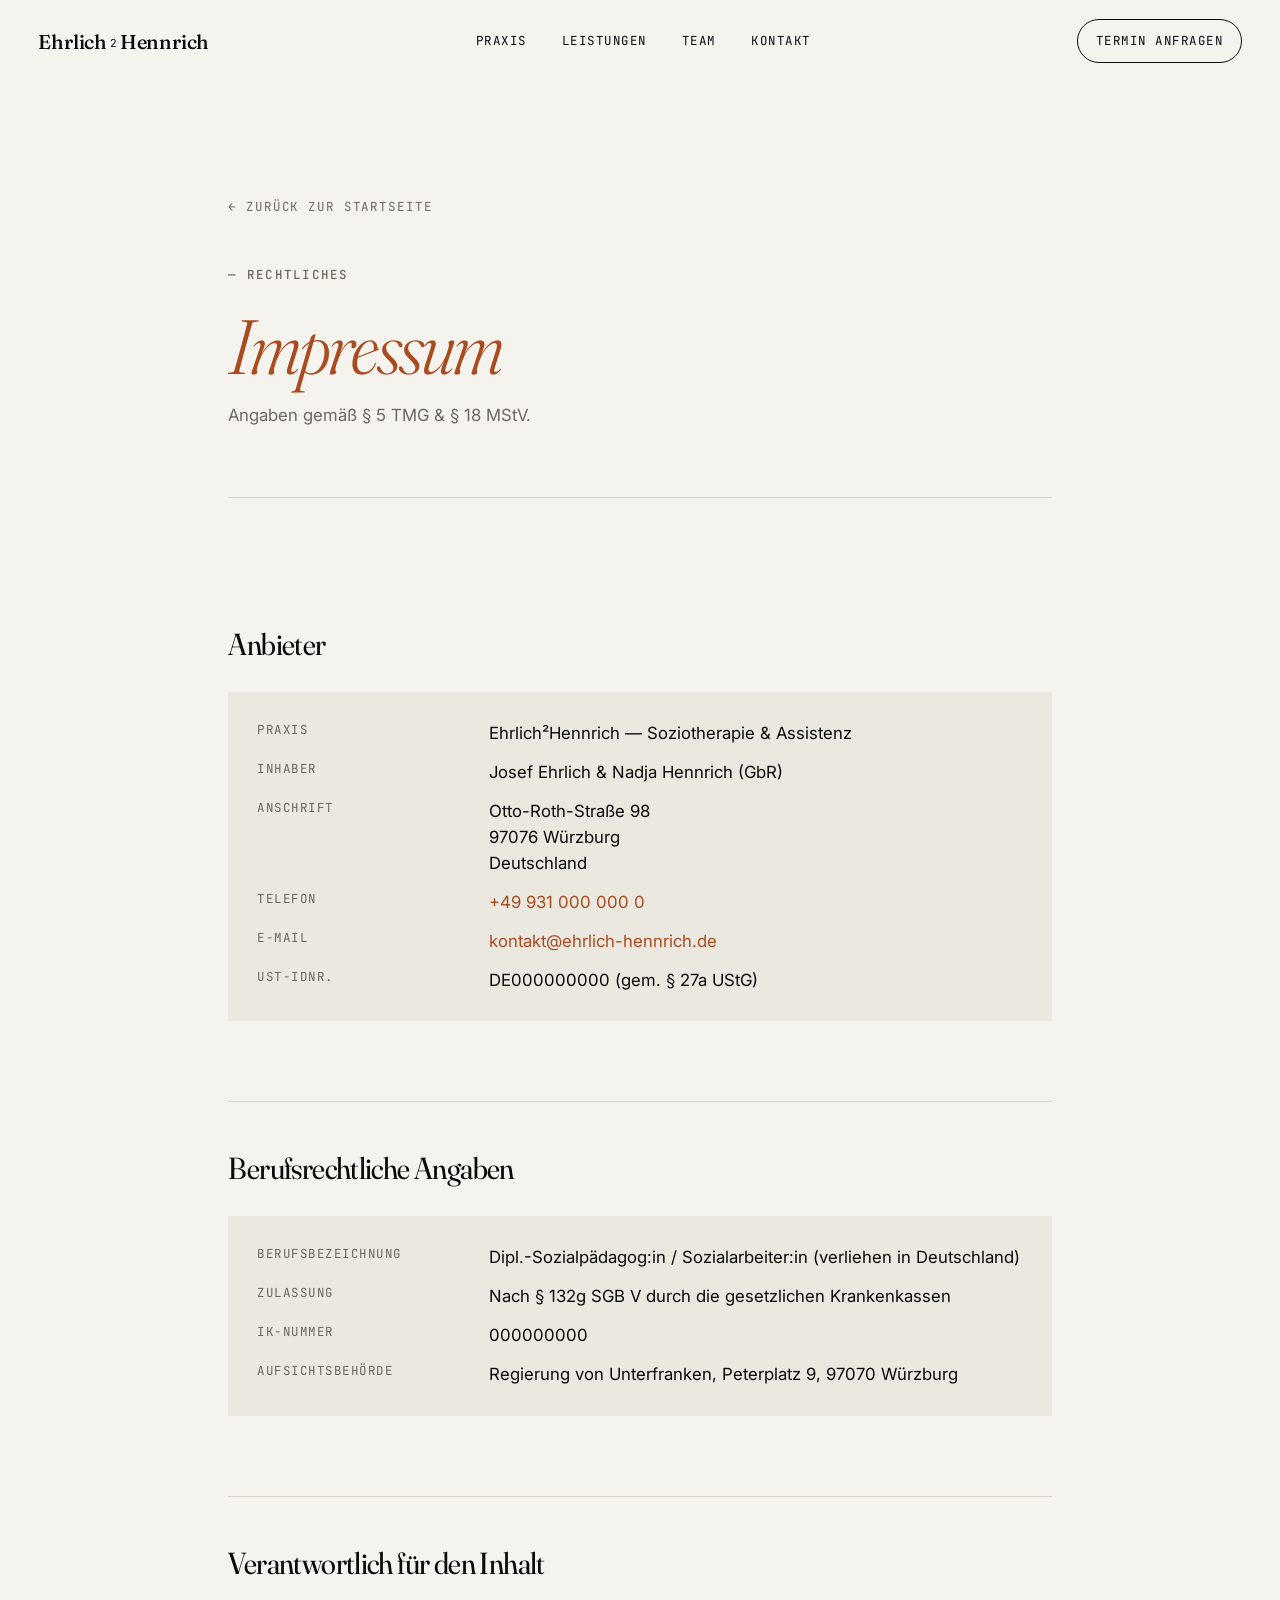
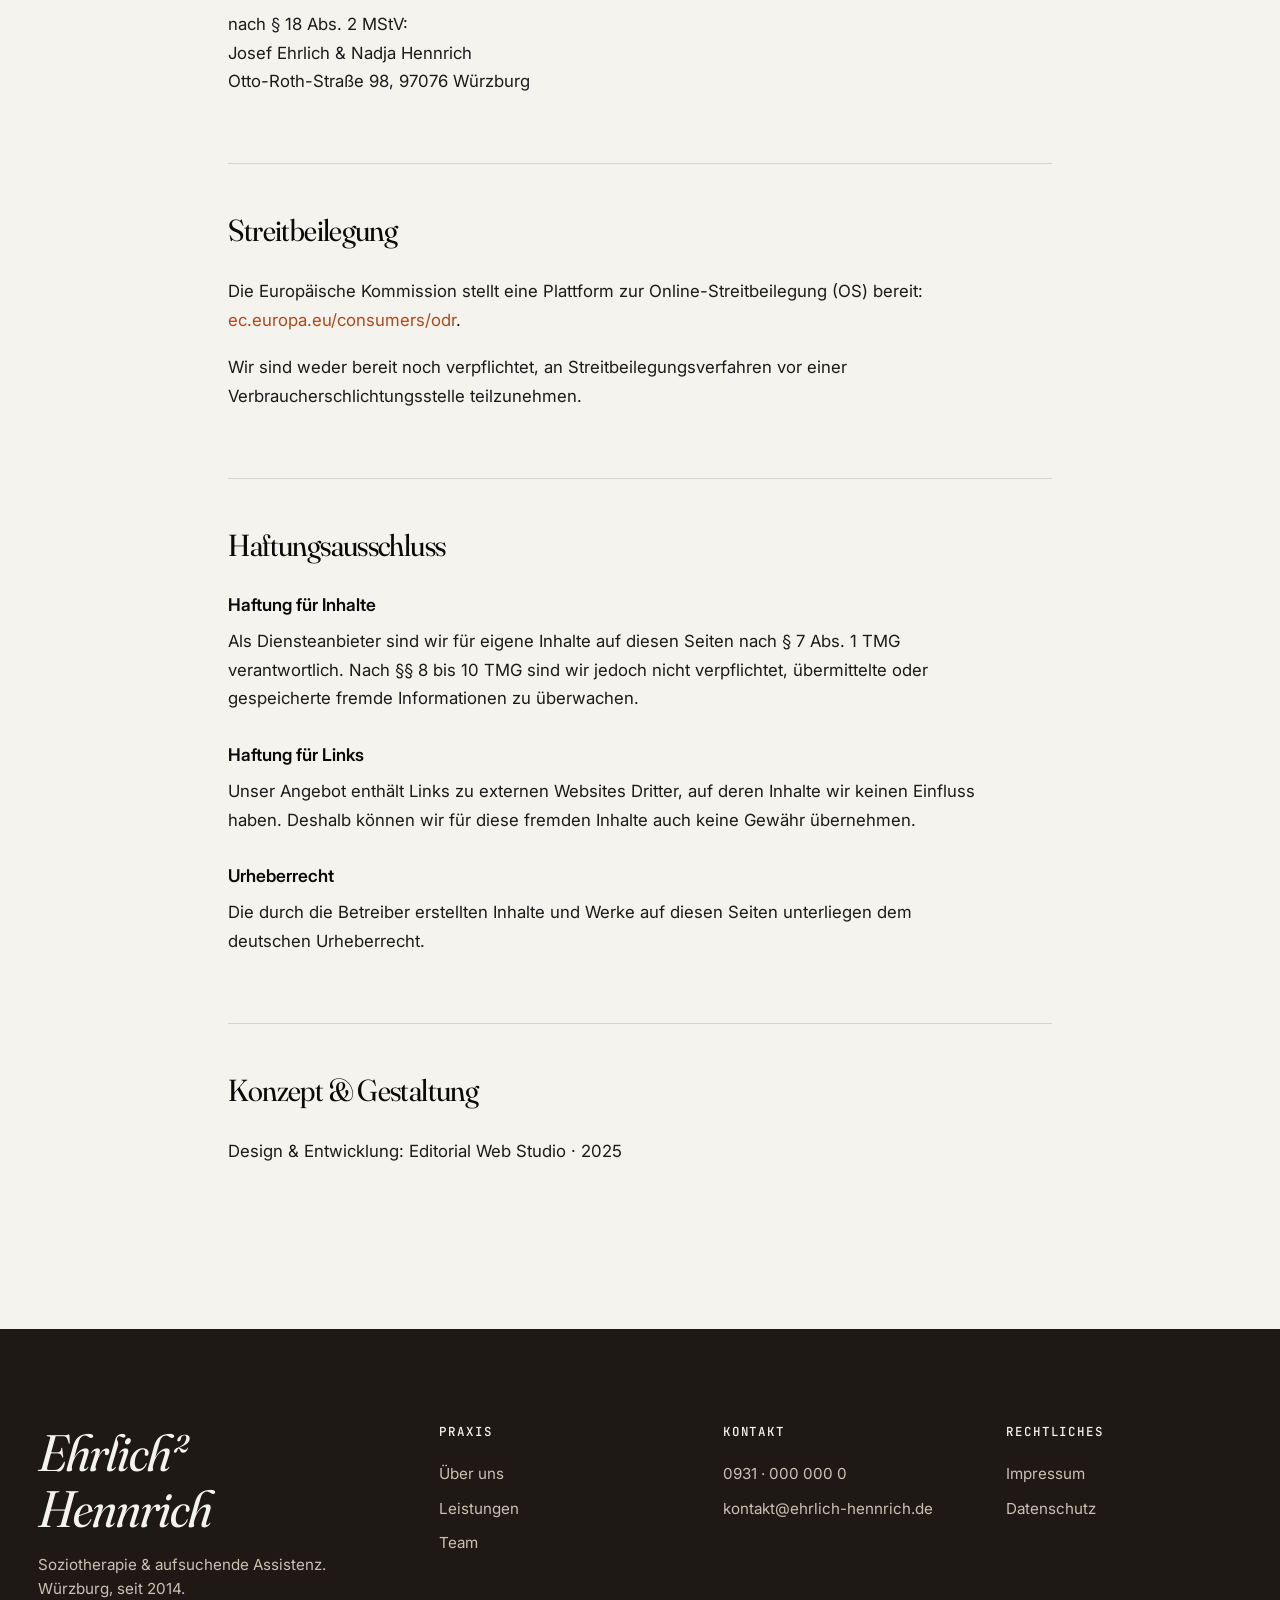
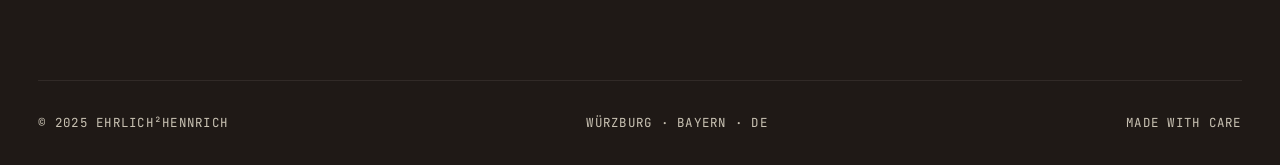
<file: pages/impressum.html>
<!doctype html>
<html lang="de">
  <head>
    <meta charset="UTF-8" />
    <meta name="viewport" content="width=device-width,initial-scale=1" />
    <title>Impressum — Ehrlich²Hennrich Soziotherapie Würzburg</title>
    <meta
      name="description"
      content="Rechtliche Angaben gemäß § 5 TMG – Soziotherapie-Praxis Ehrlich²Hennrich Würzburg."
    />
    <meta name="robots" content="index,follow" />
    <meta name="theme-color" content="#0a0a0a" />
    <link rel="preconnect" href="https://fonts.googleapis.com" />
    <link rel="preconnect" href="https://fonts.gstatic.com" crossorigin />
    <link
      href="https://fonts.googleapis.com/css2?family=Fraunces:ital,opsz,wght@0,9..144,300;0,9..144,400;1,9..144,300;1,9..144,400&family=Inter:wght@400;500;600&family=JetBrains+Mono:wght@400;500&display=swap"
      rel="stylesheet"
    />
    <link rel="stylesheet" href="../assets/css/main.css" />
  </head>
  <body>
    <header id="header">
      <nav class="nav-inner" aria-label="Hauptnavigation">
        <a href="../index.html" class="logo">Ehrlich<sup>2</sup>Hennrich</a>
        <ul class="nav-links" id="navLinks">
          <li><a href="../index.html#about">Praxis</a></li>
          <li><a href="../index.html#services">Leistungen</a></li>
          <li><a href="../index.html#team">Team</a></li>
          <li><a href="../index.html#contact">Kontakt</a></li>
        </ul>
        <a href="../index.html#contact" class="nav-cta magnetic"
          >Termin anfragen</a
        >
        <button
          class="burger"
          id="burger"
          aria-label="Menü"
          aria-expanded="false"
        >
          <span></span><span></span><span></span>
        </button>
      </nav>
    </header>

    <main class="legal">
      <a href="../index.html" class="back">← Zurück zur Startseite</a>

      <header>
        <span class="eyebrow">— Rechtliches</span>
        <h1><em>Impressum</em></h1>
        <p>Angaben gemäß § 5 TMG &amp; § 18 MStV.</p>
      </header>

      <section>
        <h2>Anbieter</h2>
        <dl>
          <dt>Praxis</dt>
          <dd>Ehrlich²Hennrich — Soziotherapie &amp; Assistenz</dd>
          <dt>Inhaber</dt>
          <dd>Josef Ehrlich &amp; Nadja Hennrich (GbR)</dd>
          <dt>Anschrift</dt>
          <dd>Otto-Roth-Straße 98<br />97076 Würzburg<br />Deutschland</dd>
          <dt>Telefon</dt>
          <dd><a href="tel:+4993100000000">+49 931 000 000 0</a></dd>
          <dt>E-Mail</dt>
          <dd>
            <a href="mailto:kontakt@ehrlich-hennrich.de"
              >kontakt@ehrlich-hennrich.de</a
            >
          </dd>
          <dt>USt-IdNr.</dt>
          <dd>DE000000000 (gem. § 27a UStG)</dd>
        </dl>
      </section>

      <section>
        <h2>Berufsrechtliche Angaben</h2>
        <dl>
          <dt>Berufsbezeichnung</dt>
          <dd>
            Dipl.-Sozialpädagog:in / Sozialarbeiter:in (verliehen in
            Deutschland)
          </dd>
          <dt>Zulassung</dt>
          <dd>Nach § 132g SGB V durch die gesetzlichen Krankenkassen</dd>
          <dt>IK-Nummer</dt>
          <dd>000000000</dd>
          <dt>Aufsichtsbehörde</dt>
          <dd>Regierung von Unterfranken, Peterplatz 9, 97070 Würzburg</dd>
        </dl>
      </section>

      <section>
        <h2>Verantwortlich für den Inhalt</h2>
        <p>
          nach § 18 Abs. 2 MStV:<br />
          Josef Ehrlich &amp; Nadja Hennrich<br />
          Otto-Roth-Straße 98, 97076 Würzburg
        </p>
      </section>

      <section>
        <h2>Streitbeilegung</h2>
        <p>
          Die Europäische Kommission stellt eine Plattform zur
          Online-Streitbeilegung (OS) bereit:
          <a
            href="https://ec.europa.eu/consumers/odr/"
            target="_blank"
            rel="noopener"
            >ec.europa.eu/consumers/odr</a
          >.
        </p>
        <p>
          Wir sind weder bereit noch verpflichtet, an Streitbeilegungsverfahren
          vor einer Verbraucherschlichtungsstelle teilzunehmen.
        </p>
      </section>

      <section>
        <h2>Haftungsausschluss</h2>
        <h3>Haftung für Inhalte</h3>
        <p>
          Als Diensteanbieter sind wir für eigene Inhalte auf diesen Seiten nach
          § 7 Abs. 1 TMG verantwortlich. Nach §§ 8 bis 10 TMG sind wir jedoch
          nicht verpflichtet, übermittelte oder gespeicherte fremde
          Informationen zu überwachen.
        </p>
        <h3>Haftung für Links</h3>
        <p>
          Unser Angebot enthält Links zu externen Websites Dritter, auf deren
          Inhalte wir keinen Einfluss haben. Deshalb können wir für diese
          fremden Inhalte auch keine Gewähr übernehmen.
        </p>
        <h3>Urheberrecht</h3>
        <p>
          Die durch die Betreiber erstellten Inhalte und Werke auf diesen Seiten
          unterliegen dem deutschen Urheberrecht.
        </p>
      </section>

      <section>
        <h2>Konzept &amp; Gestaltung</h2>
        <p>Design &amp; Entwicklung: Editorial Web Studio · 2025</p>
      </section>
    </main>

    <footer>
      <div class="footer-grid">
        <div class="footer-brand">
          <h3>Ehrlich²<br />Hennrich</h3>
          <p>Soziotherapie &amp; aufsuchende Assistenz. Würzburg, seit 2014.</p>
        </div>
        <div>
          <h4>Praxis</h4>
          <ul>
            <li><a href="../index.html#about">Über uns</a></li>
            <li><a href="../index.html#services">Leistungen</a></li>
            <li><a href="../index.html#team">Team</a></li>
          </ul>
        </div>
        <div>
          <h4>Kontakt</h4>
          <ul>
            <li><a href="tel:+4993100000000">0931 · 000 000 0</a></li>
            <li>
              <a href="mailto:kontakt@ehrlich-hennrich.de"
                >kontakt@ehrlich-hennrich.de</a
              >
            </li>
          </ul>
        </div>
        <div>
          <h4>Rechtliches</h4>
          <ul>
            <li><a href="impressum.html">Impressum</a></li>
            <li><a href="datenschutz.html">Datenschutz</a></li>
          </ul>
        </div>
      </div>
      <div class="footer-bottom">
        <span>© 2025 Ehrlich²Hennrich</span>
        <span>Würzburg · Bayern · DE</span>
        <span>Made with care</span>
      </div>
    </footer>

    <script type="module" src="../assets/js/main.js"></script>
  </body>
</html>
</file>
<file: assets/css/main.css>
/* Imports – Order matters */
@import url("./base.css");
@import url("./layout.css");
@import url("./components.css");
@import url("./sections.css");
@import url("./animations.css");
@import url("./legal.css");
</file>
